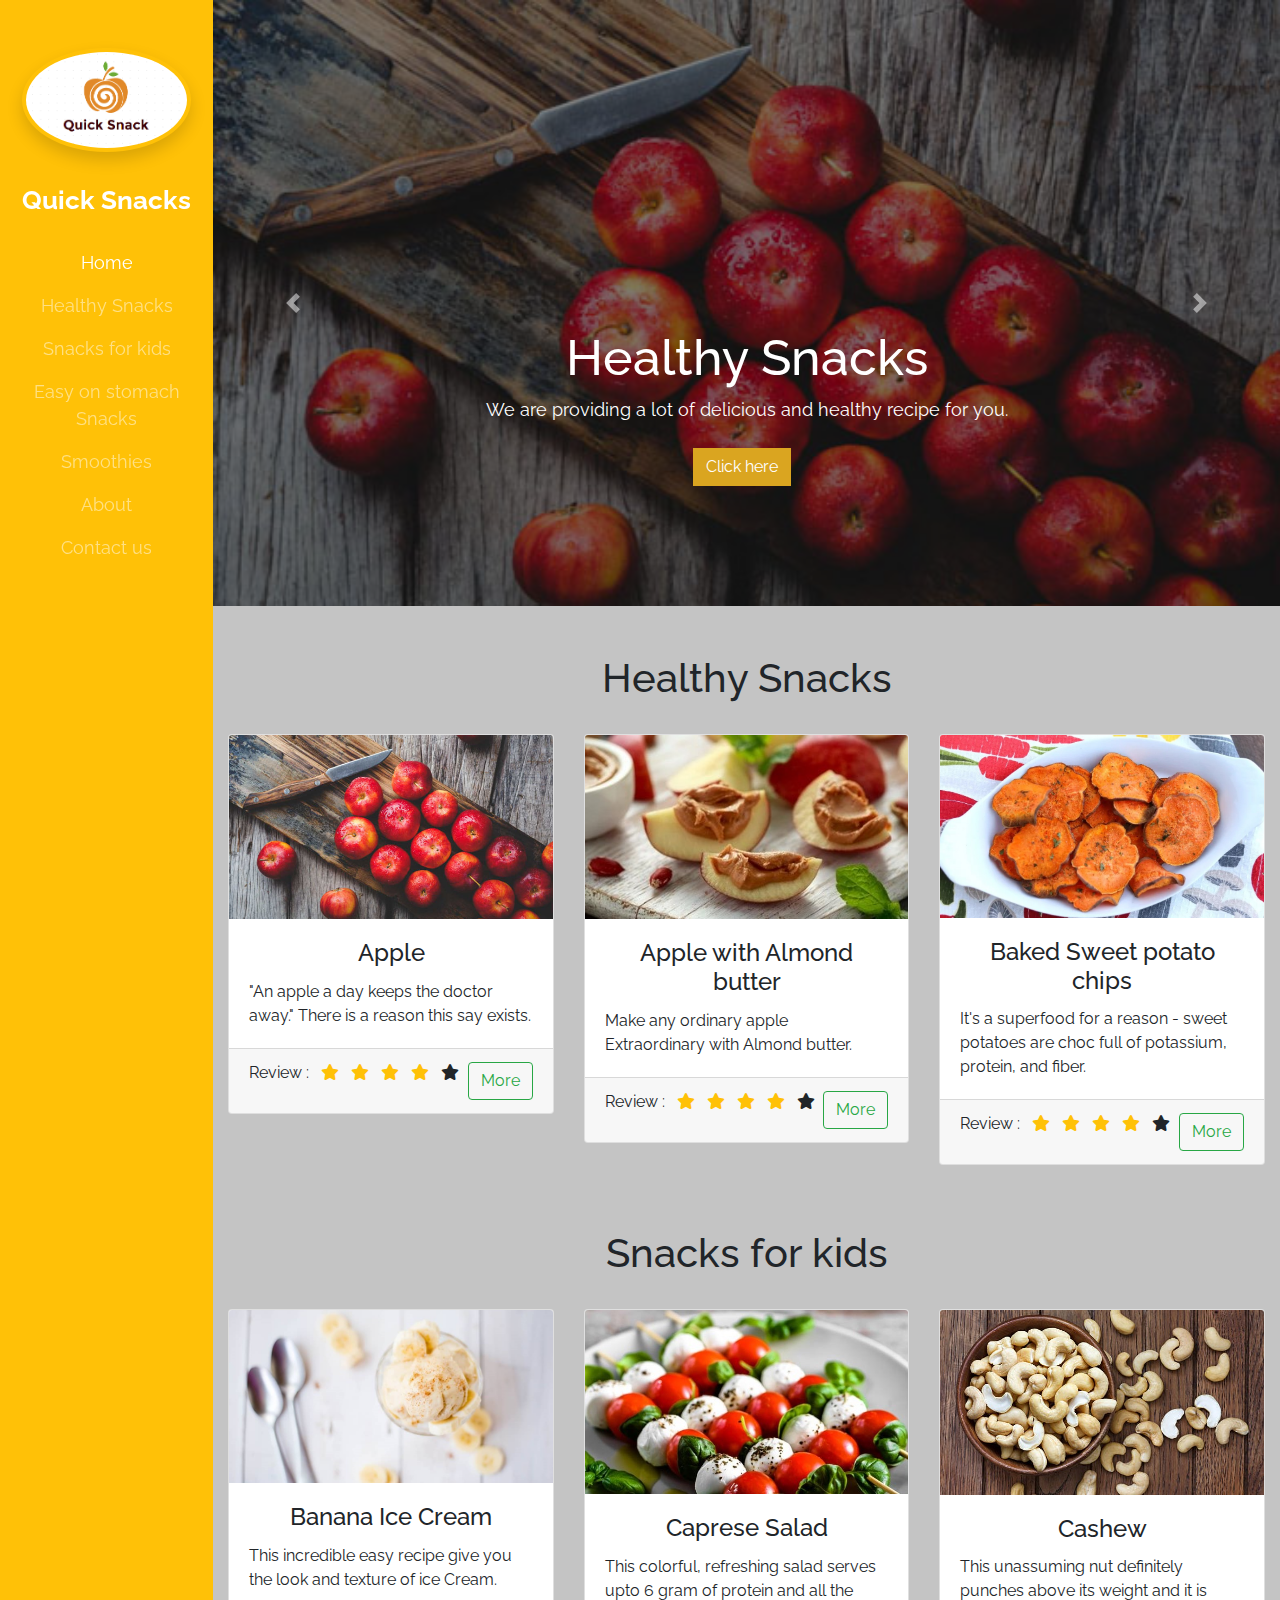
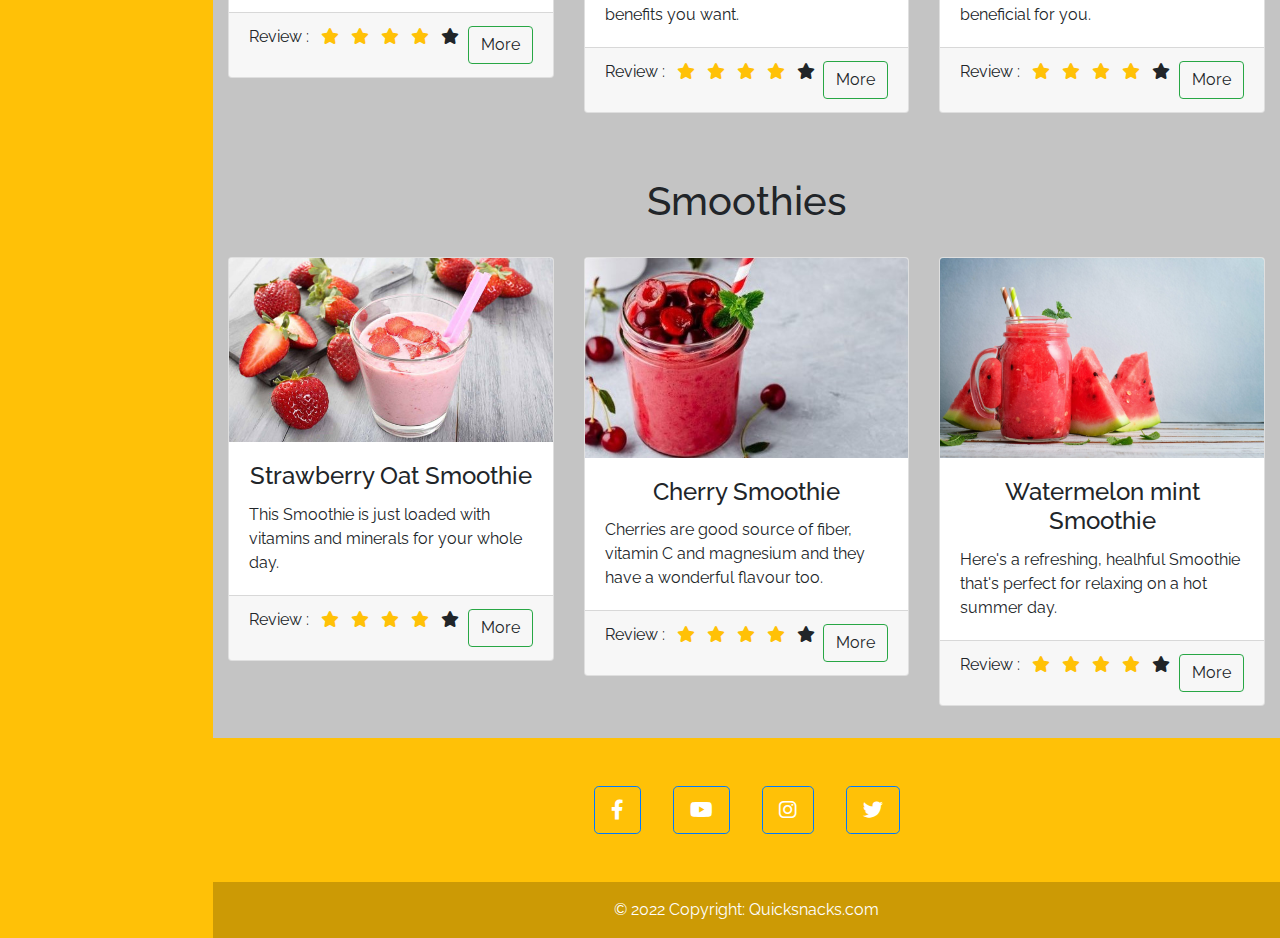
<file: index.html>
<!DOCTYPE html>
<html lang="en">

<head>
  <meta charset="UTF-8">
  <meta http-equiv="X-UA-Compatible" content="IE=edge">
  <meta name="viewport" content="width=device-width, initial-scale=1.0">
  <title>Quick Snacks</title>
  <link rel="stylesheet" href="recipe.json">
 
  <link rel="stylesheet" href="https://cdn.jsdelivr.net/npm/bootstrap@4.4.1/dist/css/bootstrap.min.css"
    integrity="sha384-Vkoo8x4CGsO3+Hhxv8T/Q5PaXtkKtu6ug5TOeNV6gBiFeWPGFN9MuhOf23Q9Ifjh" crossorigin="anonymous">
  <link rel="preconnect" href="https://fonts.googleapis.com">
  <link rel="preconnect" href="https://fonts.gstatic.com" crossorigin>
  <link rel="stylesheet" href="https://cdnjs.cloudflare.com/ajax/libs/font-awesome/6.0.0/css/all.min.css">
  <link
    href="https://fonts.googleapis.com/css2?family=Raleway:ital,wght@1,300;1,400;1,500;1,600;1,700;1,800&display=swap"
    rel="stylesheet">
    <link rel="stylesheet" href="Snacks.css">
   
</head>


<body>
  <div class="container-fluid">
    <div class="row min-vh-100 flex-column flex-md-row">
      <aside class="col-12 col-md-3 col-xl-2 p-0 bg-warning flex-shrink-1">
        <nav
          class="navbar navbar-expand-md navbar-dark bd-dark flex-md-column flex-row align-items-center py-2 text-center sticky-top"
          id="sidebar">
          <div class="text-center p-3">
            <img src="Images/Capture.PNG" alt="LOGO" class="img-fluid my-4 p-1 d-none d-md-block rounded-circle shadow">
            <a href="index.html" class="navbar-brand mx-0 font-weight-bold text-nowrap"> Quick Snacks</a>
          </div>
          <button type="button" class="navbar-toggler border-0 " data-toggle="collapse" data-target="#nav"
            >
            <span class="navbar-toggler-icon"></span>
          </button>
          <div class="collapse navbar-collapse prder-last" id="nav">
            <ul class="navbar-nav flex-column w-100 justify-content-center">
              <li class="nav-item">
                <a href="#" class="nav-link active">Home</a>
              </li>
              <li class="nav-item">
                <a href="healthysnacks.html" class="nav-link">Healthy Snacks</a>
              </li>
              <li class="nav-item">
                <a href="Snacksforkids.html" class="nav-link">Snacks for kids</a>
              </li>
              <li class="nav-item">
                <a href="Easyonstomach.html" class="nav-link">Easy on stomach Snacks</a>
              </li>
              <li class="nav-item">
                <a href="Smoothies.html" class="nav-link">Smoothies</a>
              </li>
              <li class="nav-item">
                <a href="About.html" class="nav-link">About</a>
              </li>
              <li class="nav-item">
                <a href="Contact.html" class="nav-link">Contact us</a>
              </li>
            </ul>
          </div>
        </nav>
      </aside>
      <main class="col px-0 flex-grow-1">
        <div class="container-fluid px-0">
          <div id="carouselExampleControls" class="carousel slide carousel-fade" data-ride="carousel">
            <div class="carousel-inner">
              <div class="carousel-item active" data-interval="4000">
                <img class="w-100" src="Images/Apple.jpg" alt="First slide">
                <div class="carousel-caption d-none d-md-block">
                  <h3 class="carousel-heading"> Healthy Snacks</h3>
                  <p>We are providing a lot of delicious and healthy recipe for you.</p>
                  <div class="slider-btn">
                    <a href="healthysnacks.html" class="btn btn-1">Click here</a>

                  </div>
                </div>
              </div>
              <div class="carousel-item" data-interval="4000">
                <img class="w-100" src="Images/Caprese Salad.jpg" alt="Second slide">
                <div class="carousel-caption d-none d-md-block">
                  <h3 class="carousel-heading">Snacks for kids</h3>
                  <p>Here's is our new recipes for you we hope you definitely like it.</p>
                  <div class="slider-btn">
                    <a href="Snacksforkids.html" class="btn btn-1"> Click here</a>
                  </div>
                </div>
              </div>
              <div class="carousel-item" data-interval="4000">
                <img class="w-100" src="Images/Strawberry Oat Smoothie.jpg" alt="Third slide">
                <div class="carousel-caption d-none d-md-block">
                  <h3 class="carousel-heading">Smoothies</h3>
                  <p>Here we indroduce some healthy Smoothies which you like it more</p>
                  <div class="slider-btn">
                    <a href="Smoothies.html" class="btn btn-1">Click here</a>
                  </div>
                </div>
              </div>
            </div>
            <a class="carousel-control-prev" href="#carouselExampleControls" role="button" data-slide="prev">
              <span class="carousel-control-prev-icon" aria-hidden="true"></span>
              <span class="sr-only">Previous</span>
            </a>
            <a class="carousel-control-next" href="#carouselExampleControls" role="button" data-slide="next">
              <span class="carousel-control-next-icon" aria-hidden="true"></span>
              <span class="sr-only">Next</span>
            </a>
          </div>
        </div>
        <h1 class="mt-5 text-center"> Healthy Snacks</h1>
        <div class="container d-flex mb-3">
          <div class="row">
            <div class="col-md-6  col-lg-4 mt-4 mb-3">
              <div class="card card-product">
                <img src="Images/Apple.jpg" class="card-img-top w-100" alt="Apple">
                <div class="card-body">
                  <h4 class="card-title text-center">Apple</h4>
                  <div class="d-flex justify-content-between">
                    <p class="card-text">"An apple a day keeps the doctor away." There is a reason this say exists. </p>
                  </div>
                </div>
                <div class="card-footer d-flex justify-content-between align-items-center">
                  <div class="stats">
                    <p>Review :
                      <i class="fa fa-star text-warning ml-2"></i>
                      <i class="fa fa-star text-warning ml-2"></i>
                      <i class="fa fa-star text-warning ml-2"></i>
                      <i class="fa fa-star text-warning ml-2"></i>
                      <i class="fa fa-star ml-2"></i>
                    </p>
                  </div>
                  <a href="detail.html?id=1" class="btn btn-outline-success"> More</a>
                </div>
              </div>
            </div>

            <div class="col-md-6 col-lg-4 mt-4 mb-3">
              <div class="card card-product">
                <img src="Images/Almond-Butter-Apples 1.jpg" class="card-img-top w-100" alt="Almond butter Alppe">
                <div class="card-body">
                  <h4 class="card-title text-center">Apple with Almond butter</h4>
                  <div class="d-flex justify-content-between">
                    <p class="card-text">Make any ordinary apple Extraordinary with Almond butter.</p>
                  </div>
                </div>
                <div class="card-footer d-flex justify-content-between align-items-center">
                  <div class="stats">
                    <p>Review :
                      <i class="fa fa-star text-warning ml-2"></i>
                      <i class="fa fa-star text-warning ml-2"></i>
                      <i class="fa fa-star text-warning ml-2"></i>
                      <i class="fa fa-star text-warning ml-2"></i>
                      <i class="fa fa-star ml-2"></i>
                    </p>
                  </div>
                  <a href="detail.html?id=2" class="btn btn-outline-success"> More</a>
                </div>
              </div>
            </div>


            <div class="col-md-12  col-lg-4 mt-4 mb-3">
              <div class="card card-product">
                <img src="Images/baked sweet potato chips1.jpg" class="card-img-top w-100" alt="Baked sweet potato">
                <div class="card-body">
                  <h4 class="card-title text-center">Baked Sweet potato chips </h4>
                  <div class="d-flex justify-content-between">
                    <p class="card-text">It's a superfood for a reason - sweet potatoes are choc full of potassium,
                      protein, and fiber. </p>
                  </div>
                </div>
                <div class="card-footer d-flex justify-content-between align-items-center">
                  <div class="stats">
                    <p>Review :
                      <i class="fa fa-star text-warning ml-2"></i>
                      <i class="fa fa-star text-warning ml-2"></i>
                      <i class="fa fa-star text-warning ml-2"></i>
                      <i class="fa fa-star text-warning ml-2"></i>
                      <i class="fa fa-star ml-2"></i>
                    </p>
                  </div>
                  <a href="detail.html?id=3" class="btn btn-outline-success"> More</a>
                </div>
              </div>
            </div>
          </div>
        </div>

        <h1 class="mt-5 text-center">Snacks for kids</h1>
        <div class="container d-flex mb-3">
          <div class="row">
            <div class="col-md-6 col-lg-4 mt-4 mb-3">
              <div class="card card-product">
                <img src="Images/banana ice cream.jpg" class="card-img-top w-100" alt="Banana icecream">
                <div class="card-body">
                  <h4 class="card-title text-center">Banana Ice Cream</h4>
                  <div class="d-flex justify-content-between">
                    <p class="card-text">This incredible easy recipe give you the look and texture of ice Cream.</p>
                  </div>
                </div>
                <div class="card-footer d-flex justify-content-between align-items-center">
                  <div class="stats">
                    <p>Review :
                      <i class="fa fa-star text-warning ml-2"></i>
                      <i class="fa fa-star text-warning ml-2"></i>
                      <i class="fa fa-star text-warning ml-2"></i>
                      <i class="fa fa-star text-warning ml-2"></i>
                      <i class="fa fa-star ml-2"></i>
                    </p>
                  </div>
                  <a class="btn btn-outline-success"> More</a>
                </div>
              </div>
            </div>

            <div class="col-md-6  col-lg-4 mt-4 mb-3">
              <div class="card card-product">
                <img src="Images/Caprese Salad.jpg" class="card-img-top w-100" alt="Carrese Salad">
                <div class="card-body">
                  <h4 class="card-title text-center">Caprese Salad</h4>
                  <div class="d-flex justify-content-between">
                    <p class="card-text">This colorful, refreshing salad serves upto 6 gram of protein and all the
                      benefits you want.</p>
                  </div>
                </div>
                <div class="card-footer d-flex justify-content-between align-items-center">
                  <div class="stats">
                    <p>Review :
                      <i class="fa fa-star text-warning ml-2"></i>
                      <i class="fa fa-star text-warning ml-2"></i>
                      <i class="fa fa-star text-warning ml-2"></i>
                      <i class="fa fa-star text-warning ml-2"></i>
                      <i class="fa fa-star ml-2"></i>
                    </p>
                  </div>
                  <a class="btn btn-outline-success"> More</a>
                </div>
              </div>
            </div>


            <div class="col-md-12  col-lg-4 mt-4 mb-3">
              <div class="card card-product">
                <img src="Images/Cashew.jpg" class="card-img-top w-100" alt="Cashew">
                <div class="card-body">
                  <h4 class="card-title text-center">Cashew</h4>
                  <div class="d-flex justify-content-between">
                    <p class="card-text">This unassuming nut definitely punches above its weight and it is beneficial
                      for you. </p>
                  </div>
                </div>
                <div class="card-footer d-flex justify-content-between align-items-center">
                  <div class="stats">
                    <p>Review :
                      <i class="fa fa-star text-warning ml-2"></i>
                      <i class="fa fa-star text-warning ml-2"></i>
                      <i class="fa fa-star text-warning ml-2"></i>
                      <i class="fa fa-star text-warning ml-2"></i>
                      <i class="fa fa-star ml-2"></i>
                    </p>
                  </div>
                  <a class="btn btn-outline-success"> More</a>
                </div>
              </div>
            </div>
          </div>
        </div>
        <h1 class="mt-5 text-center">Smoothies</h1>
        <div class="container d-flex mb-3">
          <div class="row">
            <div class="col-md-6  col-lg-4 mt-4 mb-3">
              <div class="card card-product">
                <img src="Images/Strawberry Oat Smoothie.jpg" class="card-img-top w-100" alt="Strawberry Oat Smoothie">
                <div class="card-body">
                  <h4 class="card-title text-center">Strawberry Oat Smoothie</h4>
                  <div class="d-flex justify-content-between">
                    <p class="card-text">This Smoothie is just loaded with vitamins and minerals for your whole day.
                    </p>
                  </div>
                </div>
                <div class="card-footer d-flex justify-content-between align-items-center">
                  <div class="stats">
                    <p>Review :
                      <i class="fa fa-star text-warning ml-2"></i>
                      <i class="fa fa-star text-warning ml-2"></i>
                      <i class="fa fa-star text-warning ml-2"></i>
                      <i class="fa fa-star text-warning ml-2"></i>
                      <i class="fa fa-star ml-2"></i>
                    </p>
                  </div>
                  <a class="btn btn-outline-success"> More</a>
                </div>
              </div>
            </div>

            <div class="col-md-6  col-lg-4 mt-4 mb-3">
              <div class="card card-product">
                <img src="Images/Cherry Smoothie.jpg" class="card-img-top w-100" alt="Cherry Smoothie">
                <div class="card-body">
                  <h4 class="card-title text-center">Cherry Smoothie</h4>
                  <div class="d-flex justify-content-between">
                    <p class="card-text">Cherries are good source of fiber, vitamin C and magnesium and they have a
                      wonderful flavour too. </p>
                  </div>
                </div>
                <div class="card-footer d-flex justify-content-between align-items-center">
                  <div class="stats">
                    <p>Review :
                      <i class="fa fa-star text-warning ml-2"></i>
                      <i class="fa fa-star text-warning ml-2"></i>
                      <i class="fa fa-star text-warning ml-2"></i>
                      <i class="fa fa-star text-warning ml-2"></i>
                      <i class="fa fa-star ml-2"></i>
                    </p>
                  </div>
                  <a class="btn btn-outline-success"> More</a>
                </div>
              </div>
            </div>


            <div class="col-md-12 col-lg-4 mt-4 mb-3">
              <div class="card card-product">
                <img src="Images/Watermelon mint Smoothie.jpg" class="card-img-top w-100"
                  alt="Watermelon mint Smoothie">
                <div class="card-body">
                  <h4 class="card-title text-center">Watermelon mint Smoothie</h4>
                  <div class="d-flex justify-content-between">
                    <p class="card-text">Here's a refreshing, healhful Smoothie that's perfect for relaxing on a hot
                      summer day.</p>
                  </div>
                </div>
                <div class="card-footer d-flex justify-content-between align-items-center">
                  <div class="stats">
                    <p>Review :
                      <i class="fa fa-star text-warning ml-2"></i>
                      <i class="fa fa-star text-warning ml-2"></i>
                      <i class="fa fa-star text-warning ml-2"></i>
                      <i class="fa fa-star text-warning ml-2"></i>
                      <i class="fa fa-star ml-2"></i>
                    </p>
                  </div>
                  <a class="btn btn-outline-success"> More</a>
                </div>
              </div>
            </div>
          </div>
        </div>
        <div class="container-fluid px-0">
          <footer class="text-center text-lg-start bg-warning">
            <div class="container d-flex justify-content-center py-5">
              <a href="" class="btn btn-primary btn-lg btn-floating mx-3" style="background-color: transparent;"><i class="fab fa-facebook-f"></i></a>
              <a href="" class="btn btn-primary btn-lg btn-floating mx-3" style="background-color: transparent;"> <i class="fab fa-youtube"></i></a>
              <a href="" class="btn btn-primary btn-lg btn-floating mx-3" style="background-color: transparent;"> <i class="fab fa-instagram"></i></a>
              <a href="" class="btn btn-primary btn-lg btn-floating mx-3" style="background-color: transparent;">  <i class="fab fa-twitter"></i></a>
            </div>

            <!-- Copyright -->
            <div class="text-center text-white p-3" style="background-color: rgba(0, 0, 0, 0.2);">
              © 2022 Copyright:
              <a class="text-white" href="">Quicksnacks.com</a>
            </div>
            <!-- Copyright -->
          </footer>

        </div>
      </main>
    </div>
  </div>

















  <script src="https://code.jquery.com/jquery-3.6.0.min.js"
    integrity="sha256-/xUj+3OJU5yExlq6GSYGSHk7tPXikynS7ogEvDej/m4=" crossorigin="anonymous"></script>
  <script src="https://cdn.jsdelivr.net/npm/popper.js@1.16.0/dist/umd/popper.min.js"
    integrity="sha384-Q6E9RHvbIyZFJoft+2mJbHaEWldlvI9IOYy5n3zV9zzTtmI3UksdQRVvoxMfooAo"
    crossorigin="anonymous"></script>
  <script src="https://cdn.jsdelivr.net/npm/bootstrap@4.4.1/dist/js/bootstrap.min.js"
    integrity="sha384-wfSDF2E50Y2D1uUdj0O3uMBJnjuUD4Ih7YwaYd1iqfktj0Uod8GCExl3Og8ifwB6"
    crossorigin="anonymous"></script>
</body>

</html>
</file>
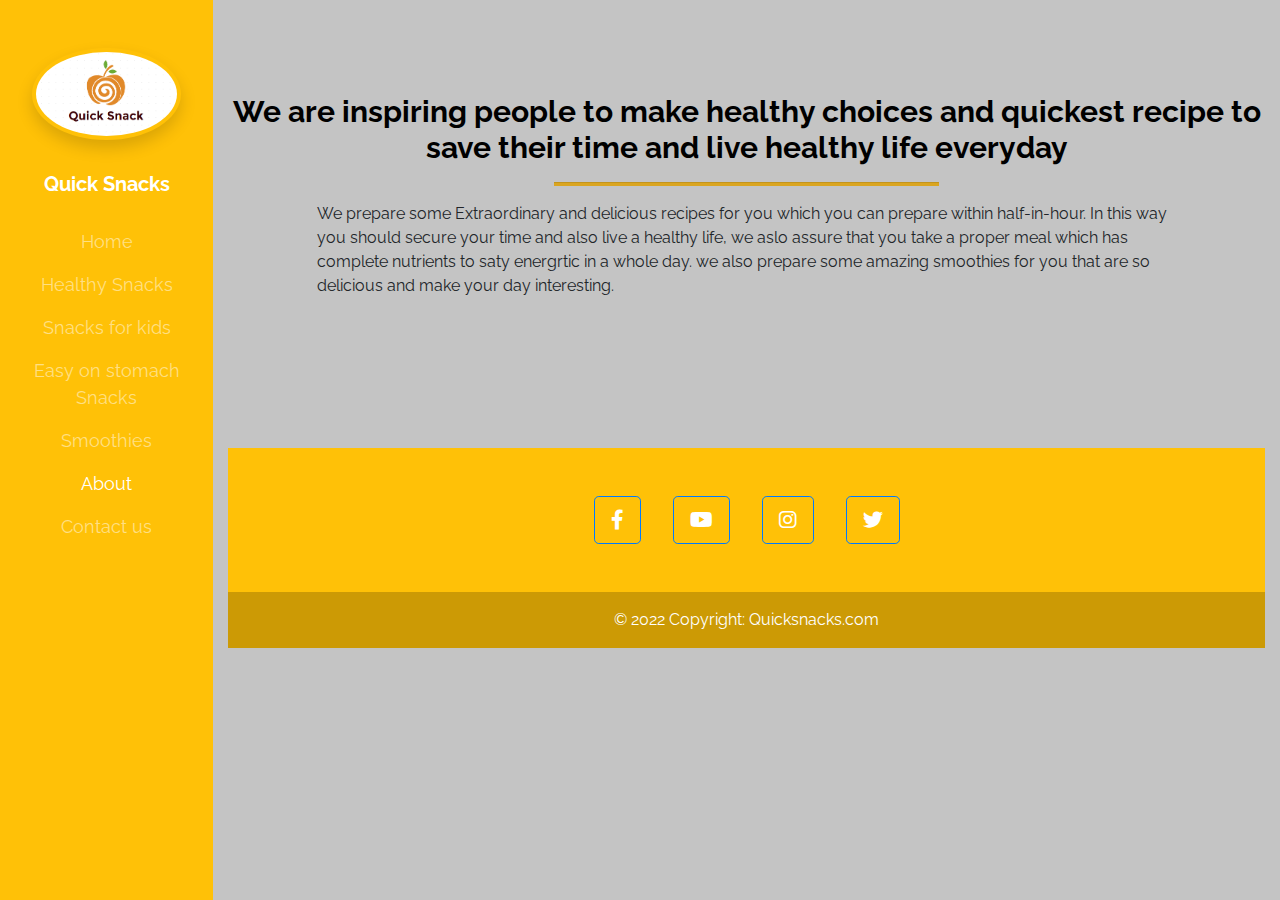
<file: About.html>
<!DOCTYPE html>
<html lang="en">

<head>
    <meta charset="UTF-8">
    <meta http-equiv="X-UA-Compatible" content="IE=edge">
    <meta name="viewport" content="width=device-width, initial-scale=1.0">
    <title>Healthy Snacks</title>
    <link rel="stylesheet" href="Snacks.css">
    <link rel="stylesheet" href="https://cdn.jsdelivr.net/npm/bootstrap@4.4.1/dist/css/bootstrap.min.css"
        integrity="sha384-Vkoo8x4CGsO3+Hhxv8T/Q5PaXtkKtu6ug5TOeNV6gBiFeWPGFN9MuhOf23Q9Ifjh" crossorigin="anonymous">
    <link rel="preconnect" href="https://fonts.googleapis.com">
    <link rel="preconnect" href="https://fonts.gstatic.com" crossorigin>
    <link rel="stylesheet" href="https://cdnjs.cloudflare.com/ajax/libs/font-awesome/6.0.0/css/all.min.css">
    <link
        href="https://fonts.googleapis.com/css2?family=Raleway:ital,wght@1,300;1,400;1,500;1,600;1,700;1,800&display=swap"
        rel="stylesheet">
    <style>
        body {
            font-family: 'Raleway', sans-serif;
            background-color: #c4c4c4;
        }

        .about-header {
            color: black;
            font-weight: bolder;
            font-size: 30px;

        }

        .line {
            background-color: goldenrod;
            height: 3px;
        }
        .main{
            margin-top: 70px;
        }

    </style>
</head>

<body>
    <div class="container-fluid">
        <div class="row min-vh-100 flex-column flex-md-row">
            <aside class="col-12 col-md-3 col-xl-2 p-0 bg-warning flex-shrink-1">
                <nav class="navbar navbar-expand-md navbar-dark bd-dark flex-md-column flex-row align-items-center py-2 text-center sticky-top"
                    id="sidebar">
                    <div class="text-center p-3">
                        <img src="Images/Capture.PNG" alt="LOGO"
                            class="img-fluid my-4 p-1 d-none d-md-block rounded-circle shadow">
                        <a href="index.html" class="navbar-brand mx-0 font-weight-bold text-nowrap"> Quick Snacks</a>
                    </div>
                    <button type="button" class="navbar-toggler border-0 order-1" data-toggler="collapse"
                        data-target="#nav" aria-controls="nav" aria-expanded="false" aria-label="Toggle navigation">
                        <span class="navbar-toggler-icon"></span>
                    </button>
                    <div class="collapse navbar-collapse prder-last" id="nav">
                        <ul class="navbar-nav flex-column w-100 justify-content-center">
                            <li class="nav-item">
                                <a href="index.html" class="nav-link">Home</a>
                            </li>
                            <li class="nav-item">
                                <a href="healthysnacks.html" class="nav-link">Healthy Snacks</a>
                            </li>
                            <li class="nav-item">
                                <a href="Snacksforkids.html" class="nav-link">Snacks for kids</a>
                            </li>
                            <li class="nav-item">
                                <a href="Easyonstomach.html" class="nav-link">Easy on stomach Snacks</a>
                            </li>
                            <li class="nav-item">
                                <a href="Smoothies.html" class="nav-link">Smoothies</a>
                            </li>
                            <li class="nav-item">
                                <a href="About.html" class="nav-link active">About</a>
                            </li>
                            <li class="nav-item">
                                <a href="Contact.html" class="nav-link">Contact us</a>
                            </li>
                        </ul>
                    </div>
                </nav>
            </aside>
            <main class="col px-0 flex-grow-1 main">
                <div class="container">
                    <h2 class="text-center mt-4 about-header">We are inspiring people to make healthy choices and
                        quickest recipe to save their time and live healthy life everyday</h2>
                </div>
                <hr class="line col-md-4 col-sm-4">
                <div class="container-fluid About-para col-md-10 col-sm-8">
                    <p>
                        We prepare some Extraordinary and delicious recipes for you which you can prepare within
                        half-in-hour. In this way you should secure your time and also live a healthy life, we aslo
                        assure that you take a proper meal which has complete nutrients to saty energrtic in a whole
                        day. we also prepare some amazing smoothies for you that are so delicious and make your day
                        interesting.
                    </p>
                </div>

                <div class="container" style="margin-top: 150px;">
                    <footer class="text-center text-lg-start bg-warning">
                      <div class="container d-flex justify-content-center py-5">
                        <a href="" class="btn btn-primary btn-lg btn-floating mx-3" style="background-color: transparent;"><i class="fab fa-facebook-f"></i></a>
                        <a href="" class="btn btn-primary btn-lg btn-floating mx-3" style="background-color: transparent;"> <i class="fab fa-youtube"></i></a>
                        <a href="" class="btn btn-primary btn-lg btn-floating mx-3" style="background-color: transparent;"> <i class="fab fa-instagram"></i></a>
                        <a href="" class="btn btn-primary btn-lg btn-floating mx-3" style="background-color: transparent;">  <i class="fab fa-twitter"></i></a>
                      </div>
          
                      <!-- Copyright -->
                      <div class="text-center text-white p-3" style="background-color: rgba(0, 0, 0, 0.2);">
                        © 2022 Copyright:
                        <a class="text-white" href="">Quicksnacks.com</a>
                      </div>
                      <!-- Copyright -->
                    </footer>
          
                  </div>

            </main>
        </div>
    </div>



































    <script src="https://code.jquery.com/jquery-3.6.0.min.js"
        integrity="sha256-/xUj+3OJU5yExlq6GSYGSHk7tPXikynS7ogEvDej/m4=" crossorigin="anonymous"></script>
    <script src="https://cdn.jsdelivr.net/npm/popper.js@1.16.0/dist/umd/popper.min.js"
        integrity="sha384-Q6E9RHvbIyZFJoft+2mJbHaEWldlvI9IOYy5n3zV9zzTtmI3UksdQRVvoxMfooAo"
        crossorigin="anonymous"></script>
    <script src="https://cdn.jsdelivr.net/npm/bootstrap@4.4.1/dist/js/bootstrap.min.js"
        integrity="sha384-wfSDF2E50Y2D1uUdj0O3uMBJnjuUD4Ih7YwaYd1iqfktj0Uod8GCExl3Og8ifwB6"
        crossorigin="anonymous"></script>
</body>

</html>
</file>
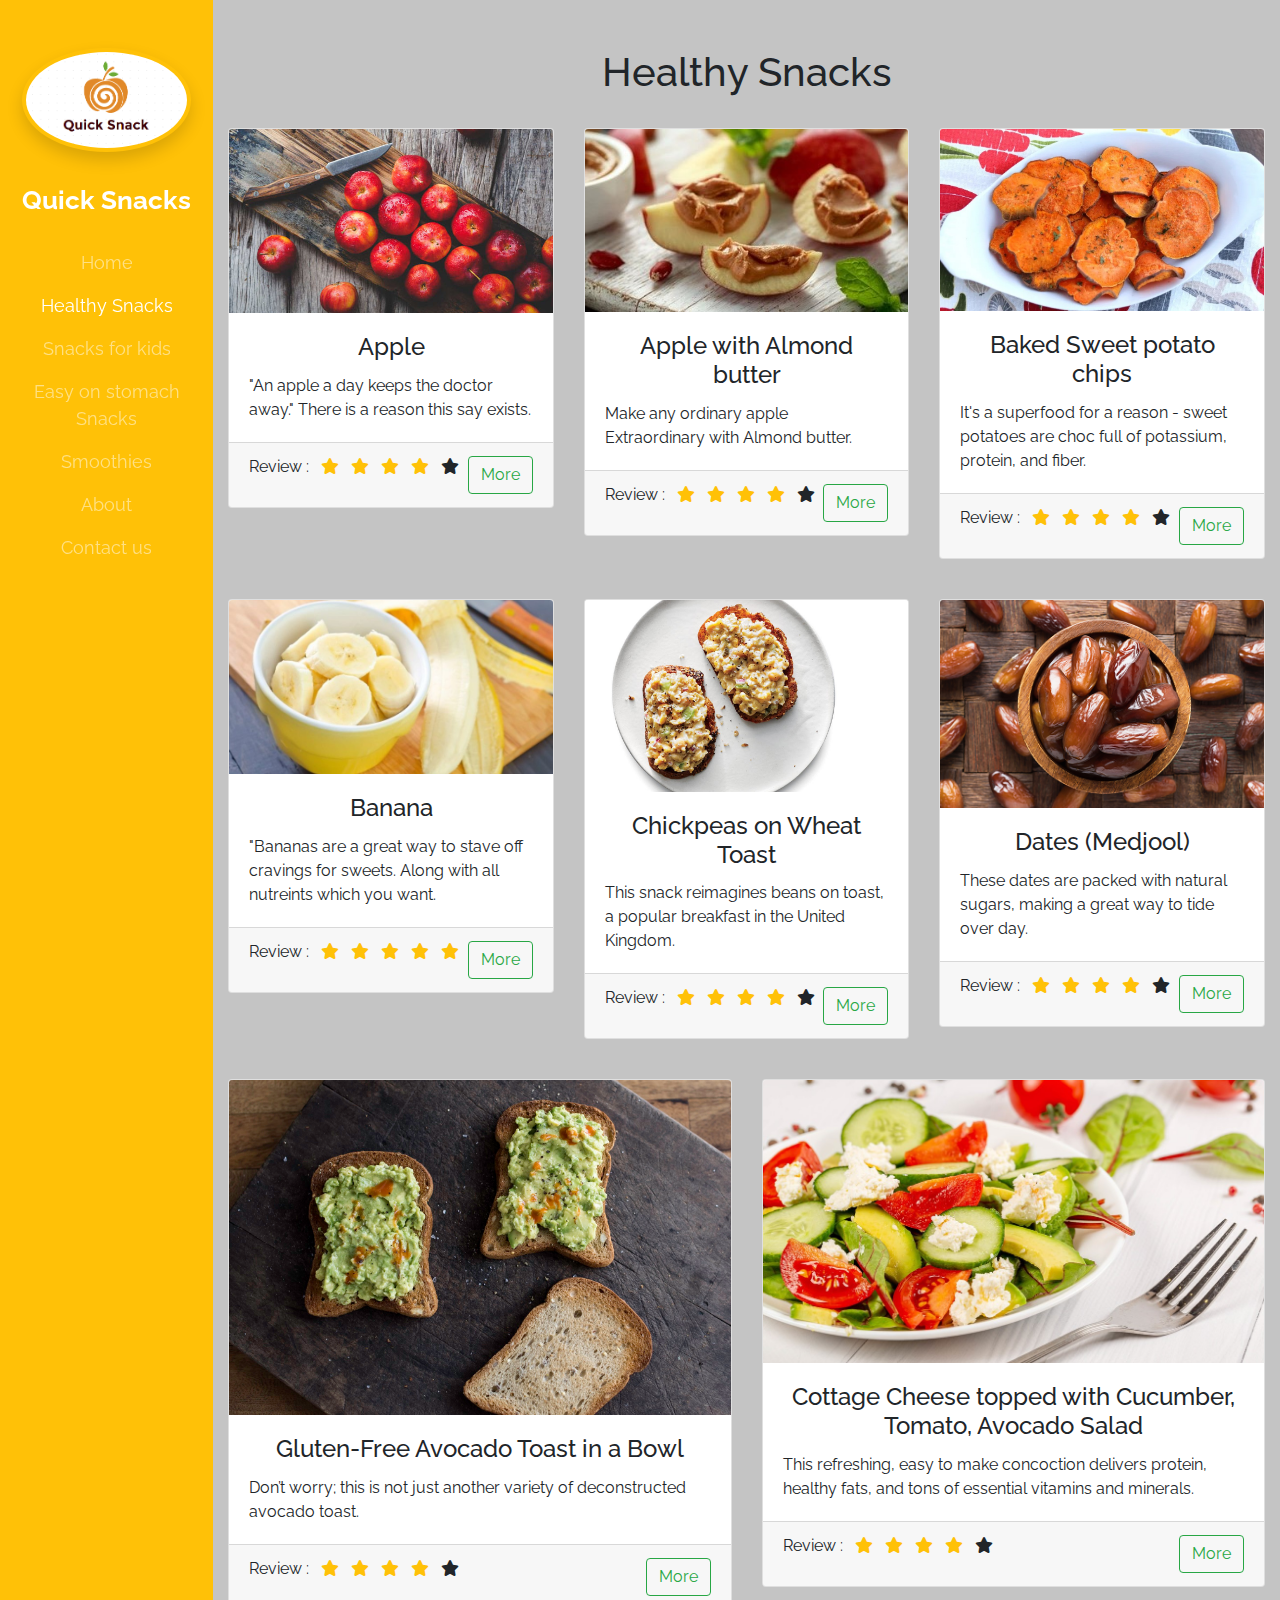
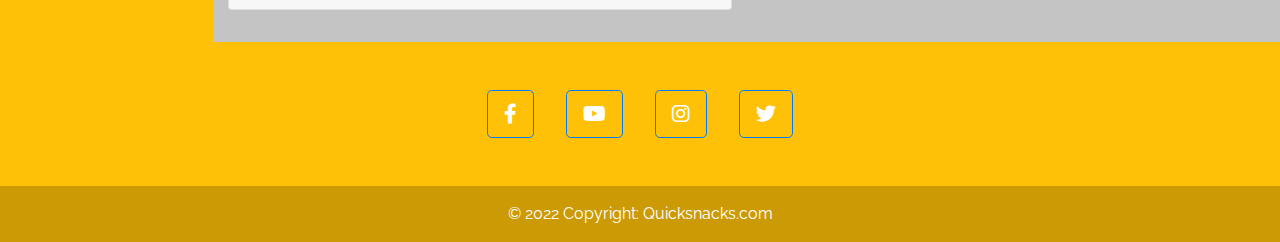
<file: healthysnacks.html>
<!DOCTYPE html>
<html lang="en">

<head>
  <meta charset="UTF-8">
  <meta http-equiv="X-UA-Compatible" content="IE=edge">
  <meta name="viewport" content="width=device-width, initial-scale=1.0">
  <title>Healthy Snacks</title>
  <link rel="stylesheet" href="https://cdn.jsdelivr.net/npm/bootstrap@4.4.1/dist/css/bootstrap.min.css"
    integrity="sha384-Vkoo8x4CGsO3+Hhxv8T/Q5PaXtkKtu6ug5TOeNV6gBiFeWPGFN9MuhOf23Q9Ifjh" crossorigin="anonymous">
  <link rel="preconnect" href="https://fonts.googleapis.com">
  <link rel="preconnect" href="https://fonts.gstatic.com" crossorigin>
  <link rel="stylesheet" href="https://cdnjs.cloudflare.com/ajax/libs/font-awesome/6.0.0/css/all.min.css">
  <link
    href="https://fonts.googleapis.com/css2?family=Raleway:ital,wght@1,300;1,400;1,500;1,600;1,700;1,800&display=swap"
    rel="stylesheet">
    <link rel="stylesheet" href="Snacks.css">
</head>

<body>
  <div class="container-fluid">
    <div class="row min-vh-100 flex-column flex-md-row">
      <aside class="col-12 col-md-3 col-xl-2 p-0 bg-warning flex-shrink-1">
        <nav
          class="navbar navbar-expand-md navbar-dark bd-dark flex-md-column flex-row align-items-center py-2 text-center sticky-top"
          id="sidebar">
          <div class="text-center p-3">
            <img src="Images/Capture.PNG" alt="LOGO" class="img-fluid my-4 p-1 d-none d-md-block rounded-circle shadow">
            <a href="index.html" class="navbar-brand mx-0 font-weight-bold text-nowrap"> Quick Snacks</a>
          </div>
          <button type="button" class="navbar-toggler border-0" data-toggle="collapse" data-target="#nav"
           >
            <span class="navbar-toggler-icon"></span>
          </button>
          <div class="collapse navbar-collapse prder-last" id="nav">
            <ul class="navbar-nav flex-column w-100 justify-content-center">
              <li class="nav-item">
                <a href="index.html" class="nav-link">Home</a>
              </li>
              <li class="nav-item">
                <a href="healthysnacks.html" class="nav-link active">Healthy Snacks</a>
              </li>
              <li class="nav-item">
                <a href="Snacksforkids.html" class="nav-link">Snacks for kids</a>
              </li>
              <li class="nav-item">
                <a href="Easyonstomach.html" class="nav-link">Easy on stomach Snacks</a>
              </li>
              <li class="nav-item">
                <a href="Smoothies.html" class="nav-link">Smoothies</a>
              </li>
              <li class="nav-item">
                <a href="About.html" class="nav-link">About</a>
              </li>
              <li class="nav-item">
                <a href="Contact.html" class="nav-link">Contact us</a>
              </li>
            </ul>
          </div>
        </nav>
      </aside>
      <main class="col px-0 flex-grow-1">
        <h1 class="mt-5 text-center"> Healthy Snacks</h1>
        <div class="container d-flex mb-3">
          <div class="row">
            <div class="col-md-6  col-lg-4 mt-4 mb-3">
              <div class="card card-product">
                <img src="Images/Apple.jpg" class="card-img-top w-100" alt="Apple">
                <div class="card-body">
                  <h4 class="card-title text-center">Apple</h4>
                  <div class="d-flex justify-content-between">
                    <p class="card-text">"An apple a day keeps the doctor away." There is a reason this say exists. </p>
                  </div>
                </div>
                <div class="card-footer d-flex justify-content-between align-items-center">
                  <div class="stats">
                    <p>Review :
                      <i class="fa fa-star text-warning ml-2"></i>
                      <i class="fa fa-star text-warning ml-2"></i>
                      <i class="fa fa-star text-warning ml-2"></i>
                      <i class="fa fa-star text-warning ml-2"></i>
                      <i class="fa fa-star ml-2"></i>
                    </p>
                  </div>
                  <a href="detail.html?id=1" class="btn btn-outline-success"> More</a>
                </div>
              </div>
            </div>

            <div class="col-md-6  col-lg-4 mt-4 mb-3">
              <div class="card card-product">
                <img src="Images/Almond-Butter-Apples 1.jpg" class="card-img-top w-100" alt="Almond butter Alppe">
                <div class="card-body">
                  <h4 class="card-title text-center">Apple with Almond butter</h4>
                  <div class="d-flex justify-content-between">
                    <p class="card-text">Make any ordinary apple Extraordinary with Almond butter.</p>
                  </div>
                </div>
                <div class="card-footer d-flex justify-content-between align-items-center">
                  <div class="stats">
                    <p>Review :
                      <i class="fa fa-star text-warning ml-2"></i>
                      <i class="fa fa-star text-warning ml-2"></i>
                      <i class="fa fa-star text-warning ml-2"></i>
                      <i class="fa fa-star text-warning ml-2"></i>
                      <i class="fa fa-star ml-2"></i>
                    </p>
                  </div>
                  <a href="detail.html?id=2" class="btn btn-outline-success"> More</a>
                </div>
              </div>
            </div>

            <div class="col-md-6  col-lg-4 mt-4 mb-3">
              <div class="card card-product">
                <img src="Images/baked sweet potato chips1.jpg" class="card-img-top w-100" alt="Baked sweet potato">
                <div class="card-body">
                  <h4 class="card-title text-center">Baked Sweet potato chips </h4>
                  <div class="d-flex justify-content-between">
                    <p class="card-text">It's a superfood for a reason - sweet potatoes are choc full of potassium,
                      protein, and fiber. </p>
                  </div>
                </div>
                <div class="card-footer d-flex justify-content-between align-items-center">
                  <div class="stats">
                    <p>Review :
                      <i class="fa fa-star text-warning ml-2"></i>
                      <i class="fa fa-star text-warning ml-2"></i>
                      <i class="fa fa-star text-warning ml-2"></i>
                      <i class="fa fa-star text-warning ml-2"></i>
                      <i class="fa fa-star ml-2"></i>
                    </p>
                  </div>
                  <a href="detail.html?id=3" class="btn btn-outline-success"> More</a>
                </div>
              </div>
            </div>

            <div class="col-md-6  col-lg-4 mt-4 mb-3">
              <div class="card card-product">
                <img src="Images/Banana.jpg" class="card-img-top w-100" alt="Banana">
                <div class="card-body">
                  <h4 class="card-title text-center">Banana</h4>
                  <div class="d-flex justify-content-between">
                    <p class="card-text">"Bananas are a great way to stave off cravings for sweets. Along with all nutreints which you want. </p>
                  </div>
                </div>
                <div class="card-footer d-flex justify-content-between align-items-center">
                  <div class="stats">
                    <p>Review :
                      <i class="fa fa-star text-warning ml-2"></i>
                      <i class="fa fa-star text-warning ml-2"></i>
                      <i class="fa fa-star text-warning ml-2"></i>
                      <i class="fa fa-star text-warning ml-2"></i>
                      <i class="fa fa-star text-warning ml-2"></i>
                    </p>
                  </div>
                  <a href="detail.html?id=4" class="btn btn-outline-success"> More</a>
                </div>
              </div>
            </div>

            <div class="col-md-6  col-lg-4 mt-4 mb-3">
              <div class="card card-product">
                <img src="Images/Chickpeas on Wheat Toast.jfif" class="card-img-top w-100" alt="Chickpeas on Wheat Toast">
                <div class="card-body">
                  <h4 class="card-title text-center">Chickpeas on Wheat Toast</h4>
                  <div class="d-flex justify-content-between">
                    <p class="card-text">This snack reimagines beans on toast, a popular breakfast in the United Kingdom. </p>
                  </div>
                </div>
                <div class="card-footer d-flex justify-content-between align-items-center">
                  <div class="stats">
                    <p>Review :
                      <i class="fa fa-star text-warning ml-2"></i>
                      <i class="fa fa-star text-warning ml-2"></i>
                      <i class="fa fa-star text-warning ml-2"></i>
                      <i class="fa fa-star text-warning ml-2"></i>
                      <i class="fa fa-star ml-2"></i>
                    </p>
                  </div>
                  <a href="detail.html?id=5" class="btn btn-outline-success"> More</a>
                </div>
              </div>
            </div>
            <div class="col-md-6  col-lg-4 mt-4 mb-3">
              <div class="card card-product">
                <img src="Images/Dates (Medjool).jpg" class="card-img-top w-100" alt="Apple">
                <div class="card-body">
                  <h4 class="card-title text-center">Dates (Medjool)</h4>
                  <div class="d-flex justify-content-between">
                    <p class="card-text">These dates are packed with natural sugars, making a great way to tide over day. </p>
                  </div>
                </div>
                <div class="card-footer d-flex justify-content-between align-items-center">
                  <div class="stats">
                    <p>Review :
                      <i class="fa fa-star text-warning ml-2"></i>
                      <i class="fa fa-star text-warning ml-2"></i>
                      <i class="fa fa-star text-warning ml-2"></i>
                      <i class="fa fa-star text-warning ml-2"></i>
                      <i class="fa fa-star ml-2"></i>
                    </p>
                  </div>
                  <a href="detail.html?id=7" class="btn btn-outline-success"> More</a>
                </div>
              </div>
            </div>

            <div class="col-md-6  col-lg-6 mt-4 mb-3">
              <div class="card card-product">
                <img src="Images/Gluten-Free Avocado Toast in a Bowl.jpg" class="card-img-top w-100" alt="Apple">
                <div class="card-body">
                  <h4 class="card-title text-center">Gluten-Free Avocado Toast in a Bowl</h4>
                  <div class="d-flex justify-content-between">
                    <p class="card-text">Don’t worry; this is not just another variety of deconstructed avocado toast. </p>
                  </div>
                </div>
                <div class="card-footer d-flex justify-content-between align-items-center">
                  <div class="stats">
                    <p>Review :
                      <i class="fa fa-star text-warning ml-2"></i>
                      <i class="fa fa-star text-warning ml-2"></i>
                      <i class="fa fa-star text-warning ml-2"></i>
                      <i class="fa fa-star text-warning ml-2"></i>
                      <i class="fa fa-star ml-2"></i>
                    </p>
                  </div>
                  <a href="detail.html?id=8" class="btn btn-outline-success"> More</a>
                </div>
              </div>
            </div>

            <div class="col-md-6 col-lg-6 mt-4 mb-3">
              <div class="card card-product">
                <img src="Images/Cottage Cheese topped with Cucumber, Tomato, Avocado Salad.jpg" class="card-img-top w-100" alt="Cottage Cheese topped with Cucumber, Tomato, Avocado Salad">
                <div class="card-body">
                  <h4 class="card-title text-center">Cottage Cheese topped with Cucumber, Tomato, Avocado Salad</h4>
                  <div class="d-flex justify-content-between">
                    <p class="card-text">This refreshing, easy to make concoction delivers protein, healthy fats, and tons of essential vitamins and minerals.
                    </p>
                  </div>
                </div>
                <div class="card-footer d-flex justify-content-between align-items-center">
                  <div class="stats">
                    <p>Review :
                      <i class="fa fa-star text-warning ml-2"></i>
                      <i class="fa fa-star text-warning ml-2"></i>
                      <i class="fa fa-star text-warning ml-2"></i>
                      <i class="fa fa-star text-warning ml-2"></i>
                      <i class="fa fa-star ml-2"></i>
                    </p>
                  </div>
                  <a href="detail.html?id=6" class="btn btn-outline-success"> More</a>
                </div>
              </div>
            </div>
          </div>
        </div>

      </main>
    </div>
  </div>
  <div class="container-fluid px-0">
    <footer class="text-center text-lg-start bg-warning">
      <div class="container d-flex justify-content-center py-5">
        <a href="" class="btn btn-primary btn-lg btn-floating mx-3" style="background-color: transparent;"><i class="fab fa-facebook-f"></i></a>
        <a href="" class="btn btn-primary btn-lg btn-floating mx-3" style="background-color: transparent;"> <i class="fab fa-youtube"></i></a>
        <a href="" class="btn btn-primary btn-lg btn-floating mx-3" style="background-color: transparent;"> <i class="fab fa-instagram"></i></a>
        <a href="" class="btn btn-primary btn-lg btn-floating mx-3" style="background-color: transparent;">  <i class="fab fa-twitter"></i></a>
      </div>

      <!-- Copyright -->
      <div class="text-center text-white p-3" style="background-color: rgba(0, 0, 0, 0.2);">
        © 2022 Copyright:
        <a class="text-white" href="">Quicksnacks.com</a>
      </div>
      <!-- Copyright -->
    </footer>

  </div>



































  <script src="https://code.jquery.com/jquery-3.6.0.min.js"
    integrity="sha256-/xUj+3OJU5yExlq6GSYGSHk7tPXikynS7ogEvDej/m4=" crossorigin="anonymous"></script>
  <script src="https://cdn.jsdelivr.net/npm/popper.js@1.16.0/dist/umd/popper.min.js"
    integrity="sha384-Q6E9RHvbIyZFJoft+2mJbHaEWldlvI9IOYy5n3zV9zzTtmI3UksdQRVvoxMfooAo"
    crossorigin="anonymous"></script>
  <script src="https://cdn.jsdelivr.net/npm/bootstrap@4.4.1/dist/js/bootstrap.min.js"
    integrity="sha384-wfSDF2E50Y2D1uUdj0O3uMBJnjuUD4Ih7YwaYd1iqfktj0Uod8GCExl3Og8ifwB6"
    crossorigin="anonymous"></script>
</body>

</html>
</file>
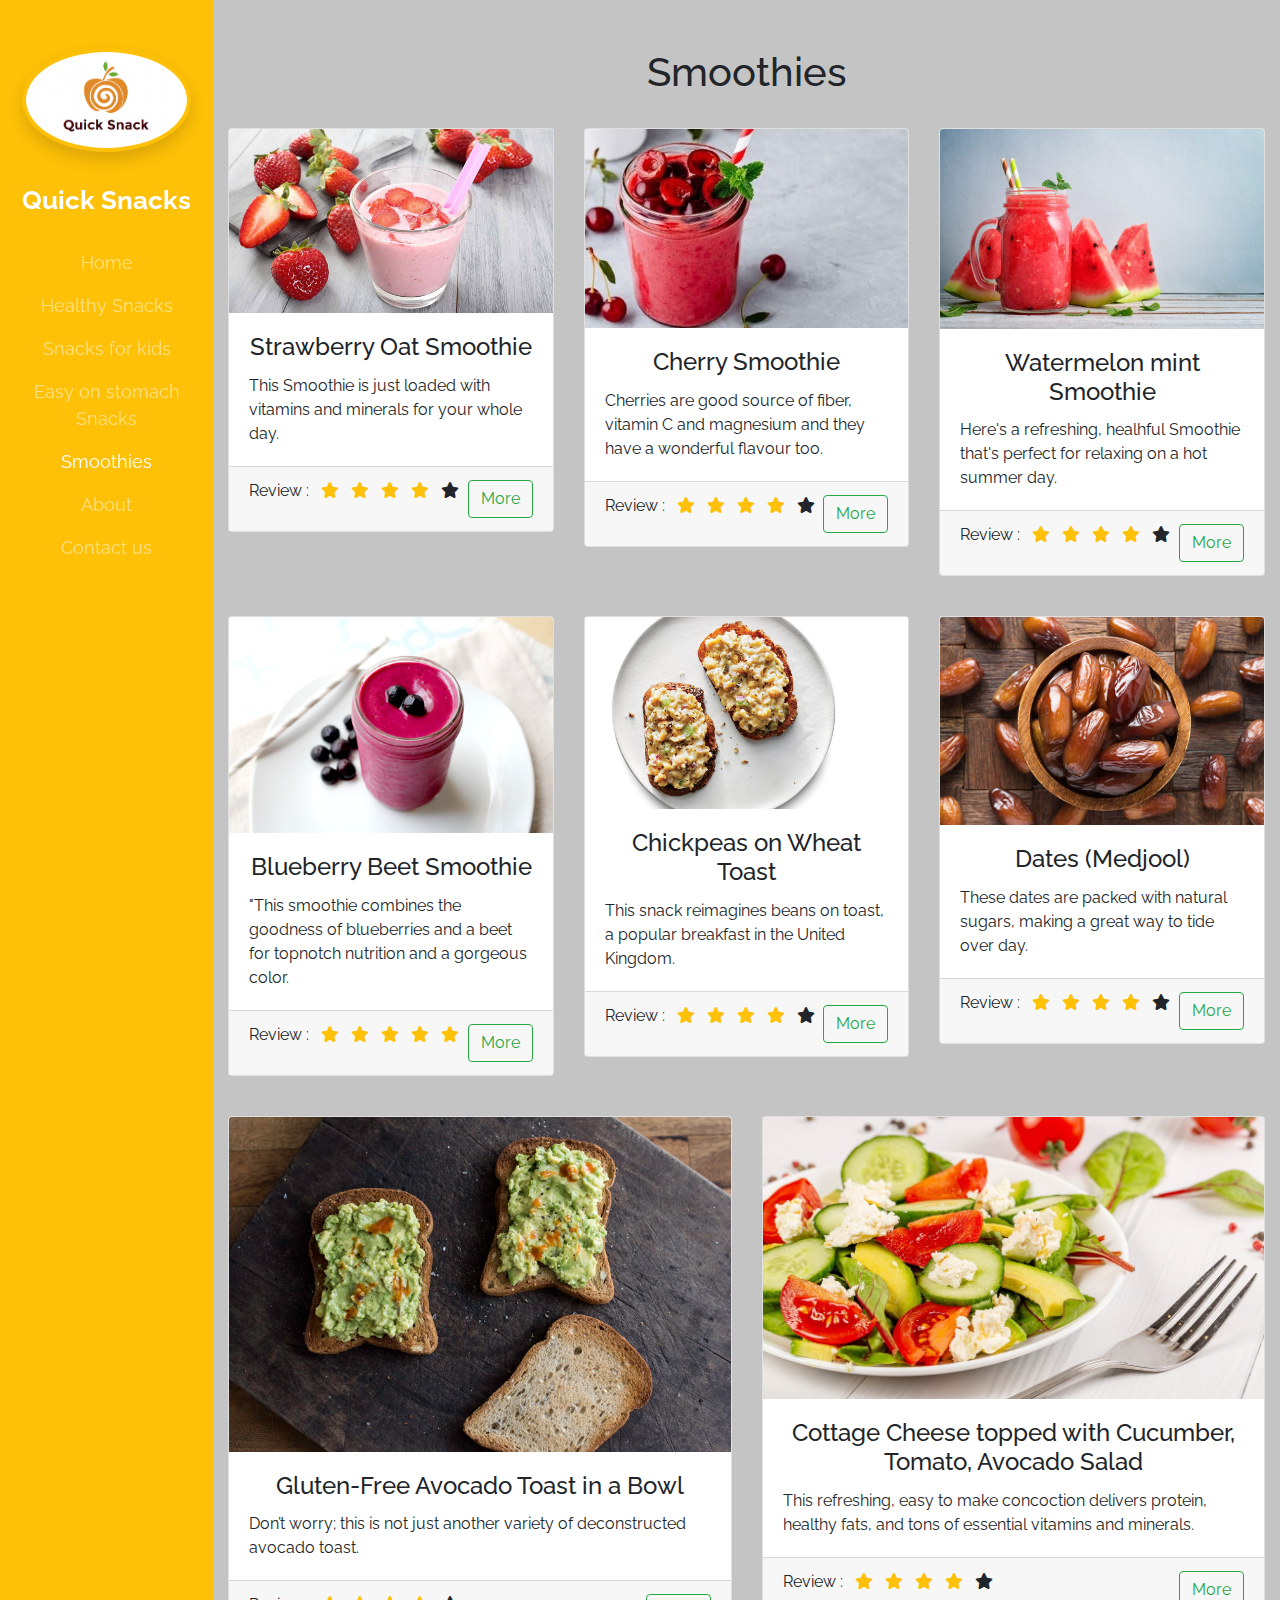
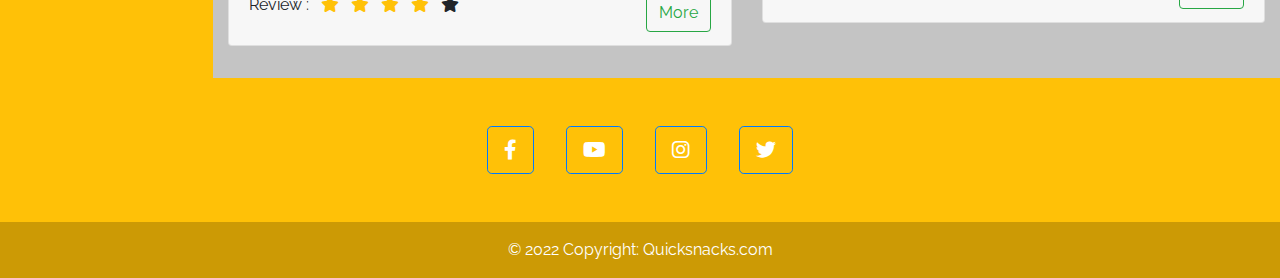
<file: Smoothies.html>
<!DOCTYPE html>
<html lang="en">

<head>
  <meta charset="UTF-8">
  <meta http-equiv="X-UA-Compatible" content="IE=edge">
  <meta name="viewport" content="width=device-width, initial-scale=1.0">
  <title>Healthy Snacks</title>
  <link rel="stylesheet" href="https://cdn.jsdelivr.net/npm/bootstrap@4.4.1/dist/css/bootstrap.min.css"
    integrity="sha384-Vkoo8x4CGsO3+Hhxv8T/Q5PaXtkKtu6ug5TOeNV6gBiFeWPGFN9MuhOf23Q9Ifjh" crossorigin="anonymous">
  <link rel="preconnect" href="https://fonts.googleapis.com">
  <link rel="preconnect" href="https://fonts.gstatic.com" crossorigin>
  <link rel="stylesheet" href="https://cdnjs.cloudflare.com/ajax/libs/font-awesome/6.0.0/css/all.min.css">
  <link
    href="https://fonts.googleapis.com/css2?family=Raleway:ital,wght@1,300;1,400;1,500;1,600;1,700;1,800&display=swap"
    rel="stylesheet">
    <link rel="stylesheet" href="Snacks.css">
</head>

<body>
  <div class="container-fluid">
    <div class="row min-vh-100 flex-column flex-md-row">
      <aside class="col-12 col-md-3 col-xl-2 p-0 bg-warning flex-shrink-1">
        <nav
          class="navbar navbar-expand-md navbar-dark bd-dark flex-md-column flex-row align-items-center py-2 text-center sticky-top"
          id="sidebar">
          <div class="text-center p-3">
            <img src="Images/Capture.PNG" alt="LOGO" class="img-fluid my-4 p-1 d-none d-md-block rounded-circle shadow">
            <a href="index.html" class="navbar-brand mx-0 font-weight-bold text-nowrap"> Quick Snacks</a>
          </div>
          <button type="button" class="navbar-toggler border-0" data-toggle="collapse" data-target="#nav"
           >
            <span class="navbar-toggler-icon"></span>
          </button>
          <div class="collapse navbar-collapse prder-last" id="nav">
            <ul class="navbar-nav flex-column w-100 justify-content-center">
              <li class="nav-item">
                <a href="index.html" class="nav-link">Home</a>
              </li>
              <li class="nav-item">
                <a href="healthysnacks.html" class="nav-link">Healthy Snacks</a>
              </li>
              <li class="nav-item">
                <a href="Snacksforkids.html" class="nav-link">Snacks for kids</a>
              </li>
              <li class="nav-item">
                <a href="Easyonstomach.html" class="nav-link">Easy on stomach Snacks</a>
              </li>
              <li class="nav-item">
                <a href="Smoothies.html" class="nav-link active">Smoothies</a>
              </li>
              <li class="nav-item">
                <a href="About.html" class="nav-link">About</a>
              </li>
              <li class="nav-item">
                <a href="Contact.html" class="nav-link">Contact us</a>
              </li>
            </ul>
          </div>
        </nav>
      </aside>
      <main class="col px-0 flex-grow-1">
        <h1 class="mt-5 text-center"> Smoothies </h1>
        <div class="container d-flex mb-3">
          <div class="row">
            <div class="col-md-6  col-lg-4 mt-4 mb-3">
              <div class="card card-product">
                <img src="Images/Strawberry Oat Smoothie.jpg" class="card-img-top w-100" alt="Strawberry Oat Smoothie">
                <div class="card-body">
                  <h4 class="card-title text-center">Strawberry Oat Smoothie</h4>
                  <div class="d-flex justify-content-between">
                    <p class="card-text">This Smoothie is just loaded with vitamins and minerals for your whole day.
                    </p>
                  </div>
                </div>
                <div class="card-footer d-flex justify-content-between align-items-center">
                  <div class="stats">
                    <p>Review :
                      <i class="fa fa-star text-warning ml-2"></i>
                      <i class="fa fa-star text-warning ml-2"></i>
                      <i class="fa fa-star text-warning ml-2"></i>
                      <i class="fa fa-star text-warning ml-2"></i>
                      <i class="fa fa-star ml-2"></i>
                    </p>
                  </div>
                  <a href="detail.html?id=17" class="btn btn-outline-success"> More</a>
                </div>
              </div>
            </div>

            <div class="col-md-6  col-lg-4 mt-4 mb-3">
              <div class="card card-product">
                <img src="Images/Cherry Smoothie.jpg" class="card-img-top w-100" alt="Cherry Smoothie">
                <div class="card-body">
                  <h4 class="card-title text-center">Cherry Smoothie</h4>
                  <div class="d-flex justify-content-between">
                    <p class="card-text">Cherries are good source of fiber, vitamin C and magnesium and they have a
                      wonderful flavour too. </p>
                  </div>
                </div>
                <div class="card-footer d-flex justify-content-between align-items-center">
                  <div class="stats">
                    <p>Review :
                      <i class="fa fa-star text-warning ml-2"></i>
                      <i class="fa fa-star text-warning ml-2"></i>
                      <i class="fa fa-star text-warning ml-2"></i>
                      <i class="fa fa-star text-warning ml-2"></i>
                      <i class="fa fa-star ml-2"></i>
                    </p>
                  </div>
                  <a href="detail.html?id=18" class="btn btn-outline-success"> More</a>
                </div>
              </div>
            </div>

            <div class="col-md-6  col-lg-4 mt-4 mb-3">
              <div class="card card-product">
                <img src="Images/Watermelon mint Smoothie.jpg" class="card-img-top w-100"
                  alt="Watermelon mint Smoothie">
                <div class="card-body">
                  <h4 class="card-title text-center">Watermelon mint Smoothie</h4>
                  <div class="d-flex justify-content-between">
                    <p class="card-text">Here's a refreshing, healhful Smoothie that's perfect for relaxing on a hot
                      summer day.</p>
                  </div>
                </div>
                <div class="card-footer d-flex justify-content-between align-items-center">
                  <div class="stats">
                    <p>Review :
                      <i class="fa fa-star text-warning ml-2"></i>
                      <i class="fa fa-star text-warning ml-2"></i>
                      <i class="fa fa-star text-warning ml-2"></i>
                      <i class="fa fa-star text-warning ml-2"></i>
                      <i class="fa fa-star ml-2"></i>
                    </p>
                  </div>
                  <a href="detail.html?id=19" class="btn btn-outline-success"> More</a>
                </div>
              </div>
            </div>

            <div class="col-md-6  col-lg-4 mt-4 mb-3">
              <div class="card card-product">
                <img src="Images/Blueberry Beet Smoothie.jpg" class="card-img-top w-100" alt="Blueberry Beet Smoothie">
                <div class="card-body">
                  <h4 class="card-title text-center">Blueberry Beet Smoothie</h4>
                  <div class="d-flex justify-content-between">
                    <p class="card-text">"This smoothie combines the goodness of blueberries and a beet for topnotch nutrition and a gorgeous color. </p>
                  </div>
                </div>
                <div class="card-footer d-flex justify-content-between align-items-center">
                  <div class="stats">
                    <p>Review :
                      <i class="fa fa-star text-warning ml-2"></i>
                      <i class="fa fa-star text-warning ml-2"></i>
                      <i class="fa fa-star text-warning ml-2"></i>
                      <i class="fa fa-star text-warning ml-2"></i>
                      <i class="fa fa-star text-warning ml-2"></i>
                    </p>
                  </div>
                  <a href="detail.html?id=20" class="btn btn-outline-success"> More</a>
                </div>
              </div>
            </div>

            <div class="col-md-6  col-lg-4 mt-4 mb-3">
              <div class="card card-product">
                <img src="Images/Chickpeas on Wheat Toast.jfif" class="card-img-top w-100" alt="Chickpeas on Wheat Toast">
                <div class="card-body">
                  <h4 class="card-title text-center">Chickpeas on Wheat Toast</h4>
                  <div class="d-flex justify-content-between">
                    <p class="card-text">This snack reimagines beans on toast, a popular breakfast in the United Kingdom. </p>
                  </div>
                </div>
                <div class="card-footer d-flex justify-content-between align-items-center">
                  <div class="stats">
                    <p>Review :
                      <i class="fa fa-star text-warning ml-2"></i>
                      <i class="fa fa-star text-warning ml-2"></i>
                      <i class="fa fa-star text-warning ml-2"></i>
                      <i class="fa fa-star text-warning ml-2"></i>
                      <i class="fa fa-star ml-2"></i>
                    </p>
                  </div>
                  <a href="detail.html?id=5" class="btn btn-outline-success"> More</a>
                </div>
              </div>
            </div>
            <div class="col-md-6  col-lg-4 mt-4 mb-3">
              <div class="card card-product">
                <img src="Images/Dates (Medjool).jpg" class="card-img-top w-100" alt="Apple">
                <div class="card-body">
                  <h4 class="card-title text-center">Dates (Medjool)</h4>
                  <div class="d-flex justify-content-between">
                    <p class="card-text">These dates are packed with natural sugars, making a great way to tide over day. </p>
                  </div>
                </div>
                <div class="card-footer d-flex justify-content-between align-items-center">
                  <div class="stats">
                    <p>Review :
                      <i class="fa fa-star text-warning ml-2"></i>
                      <i class="fa fa-star text-warning ml-2"></i>
                      <i class="fa fa-star text-warning ml-2"></i>
                      <i class="fa fa-star text-warning ml-2"></i>
                      <i class="fa fa-star ml-2"></i>
                    </p>
                  </div>
                  <a href="detail.html?id=7" class="btn btn-outline-success"> More</a>
                </div>
              </div>
            </div>

            <div class="col-md-6  col-lg-6 mt-4 mb-3">
              <div class="card card-product">
                <img src="Images/Gluten-Free Avocado Toast in a Bowl.jpg" class="card-img-top w-100" alt="Apple">
                <div class="card-body">
                  <h4 class="card-title text-center">Gluten-Free Avocado Toast in a Bowl</h4>
                  <div class="d-flex justify-content-between">
                    <p class="card-text">Don’t worry; this is not just another variety of deconstructed avocado toast. </p>
                  </div>
                </div>
                <div class="card-footer d-flex justify-content-between align-items-center">
                  <div class="stats">
                    <p>Review :
                      <i class="fa fa-star text-warning ml-2"></i>
                      <i class="fa fa-star text-warning ml-2"></i>
                      <i class="fa fa-star text-warning ml-2"></i>
                      <i class="fa fa-star text-warning ml-2"></i>
                      <i class="fa fa-star ml-2"></i>
                    </p>
                  </div>
                  <a href="detail.html?id=8" class="btn btn-outline-success"> More</a>
                </div>
              </div>
            </div>

            <div class="col-md-6 col-lg-6 mt-4 mb-3">
              <div class="card card-product">
                <img src="Images/Cottage Cheese topped with Cucumber, Tomato, Avocado Salad.jpg" class="card-img-top w-100" alt="Cottage Cheese topped with Cucumber, Tomato, Avocado Salad">
                <div class="card-body">
                  <h4 class="card-title text-center">Cottage Cheese topped with Cucumber, Tomato, Avocado Salad</h4>
                  <div class="d-flex justify-content-between">
                    <p class="card-text">This refreshing, easy to make concoction delivers protein, healthy fats, and tons of essential vitamins and minerals.
                    </p>
                  </div>
                </div>
                <div class="card-footer d-flex justify-content-between align-items-center">
                  <div class="stats">
                    <p>Review :
                      <i class="fa fa-star text-warning ml-2"></i>
                      <i class="fa fa-star text-warning ml-2"></i>
                      <i class="fa fa-star text-warning ml-2"></i>
                      <i class="fa fa-star text-warning ml-2"></i>
                      <i class="fa fa-star ml-2"></i>
                    </p>
                  </div>
                  <a href="detail.html?id=6" class="btn btn-outline-success"> More</a>
                </div>
              </div>
            </div>
          </div>
        </div>

      </main>
    </div>
  </div>
  <div class="container-fluid px-0">
    <footer class="text-center text-lg-start bg-warning">
      <div class="container d-flex justify-content-center py-5">
        <a href="" class="btn btn-primary btn-lg btn-floating mx-3" style="background-color: transparent;"><i class="fab fa-facebook-f"></i></a>
        <a href="" class="btn btn-primary btn-lg btn-floating mx-3" style="background-color: transparent;"> <i class="fab fa-youtube"></i></a>
        <a href="" class="btn btn-primary btn-lg btn-floating mx-3" style="background-color: transparent;"> <i class="fab fa-instagram"></i></a>
        <a href="" class="btn btn-primary btn-lg btn-floating mx-3" style="background-color: transparent;">  <i class="fab fa-twitter"></i></a>
      </div>

      <!-- Copyright -->
      <div class="text-center text-white p-3" style="background-color: rgba(0, 0, 0, 0.2);">
        © 2022 Copyright:
        <a class="text-white" href="">Quicksnacks.com</a>
      </div>
      <!-- Copyright -->
    </footer>

  </div>



































  <script src="https://code.jquery.com/jquery-3.6.0.min.js"
    integrity="sha256-/xUj+3OJU5yExlq6GSYGSHk7tPXikynS7ogEvDej/m4=" crossorigin="anonymous"></script>
  <script src="https://cdn.jsdelivr.net/npm/popper.js@1.16.0/dist/umd/popper.min.js"
    integrity="sha384-Q6E9RHvbIyZFJoft+2mJbHaEWldlvI9IOYy5n3zV9zzTtmI3UksdQRVvoxMfooAo"
    crossorigin="anonymous"></script>
  <script src="https://cdn.jsdelivr.net/npm/bootstrap@4.4.1/dist/js/bootstrap.min.js"
    integrity="sha384-wfSDF2E50Y2D1uUdj0O3uMBJnjuUD4Ih7YwaYd1iqfktj0Uod8GCExl3Og8ifwB6"
    crossorigin="anonymous"></script>
</body>

</html>
</file>
<file: Snacks.css>
body {
    font-family: 'Raleway', sans-serif;
    background-color: #c4c4c4;
  }


  .carousel-item::before {
    content: "";
    display: block;
    position: absolute;
    top: 0;
    bottom: 0;
    right: 0;
    left: 0;
    background: #000;
    opacity: 0.5;
  }

  .carousel-caption {
    bottom: 100px;
    padding-left: 100px;
    padding-right: 100px;
  }

  .carousel-caption h3 {
    font-size: 50px;
  }

  .carousel-caption p {
    font-size: 18px;
    top: 2rem;
  }

  .slider-btn {
    margin-top: 25px;
  }

  .slider-btn .btn {
    background-color: goldenrod;
    color: white;
    border-radius: 0;
    padding: o.7rem 1.4rem;
    font-size: 1rem;
    margin-right: 10px;
  }

  .card:hover {
    box-shadow: 20px 20px 80px -44px #000;
    transition: .5s ease-in-out;
    cursor: pointer;
  }

  .slider-btn .btn:hover {
    background-color: #c4c4c4;
    color: black;
  }
  .navbar-nav .nav-item .nav-link:hover{
    color: black;
    border-left: #c4c4c4 solid 3px;
    transition: 0.8
  }
  .navbar-nav .nav-item .nav-link{
    font-size: 18px;
  }
  .navbar-brand{
    font-size: 26px;
  }
</file>
